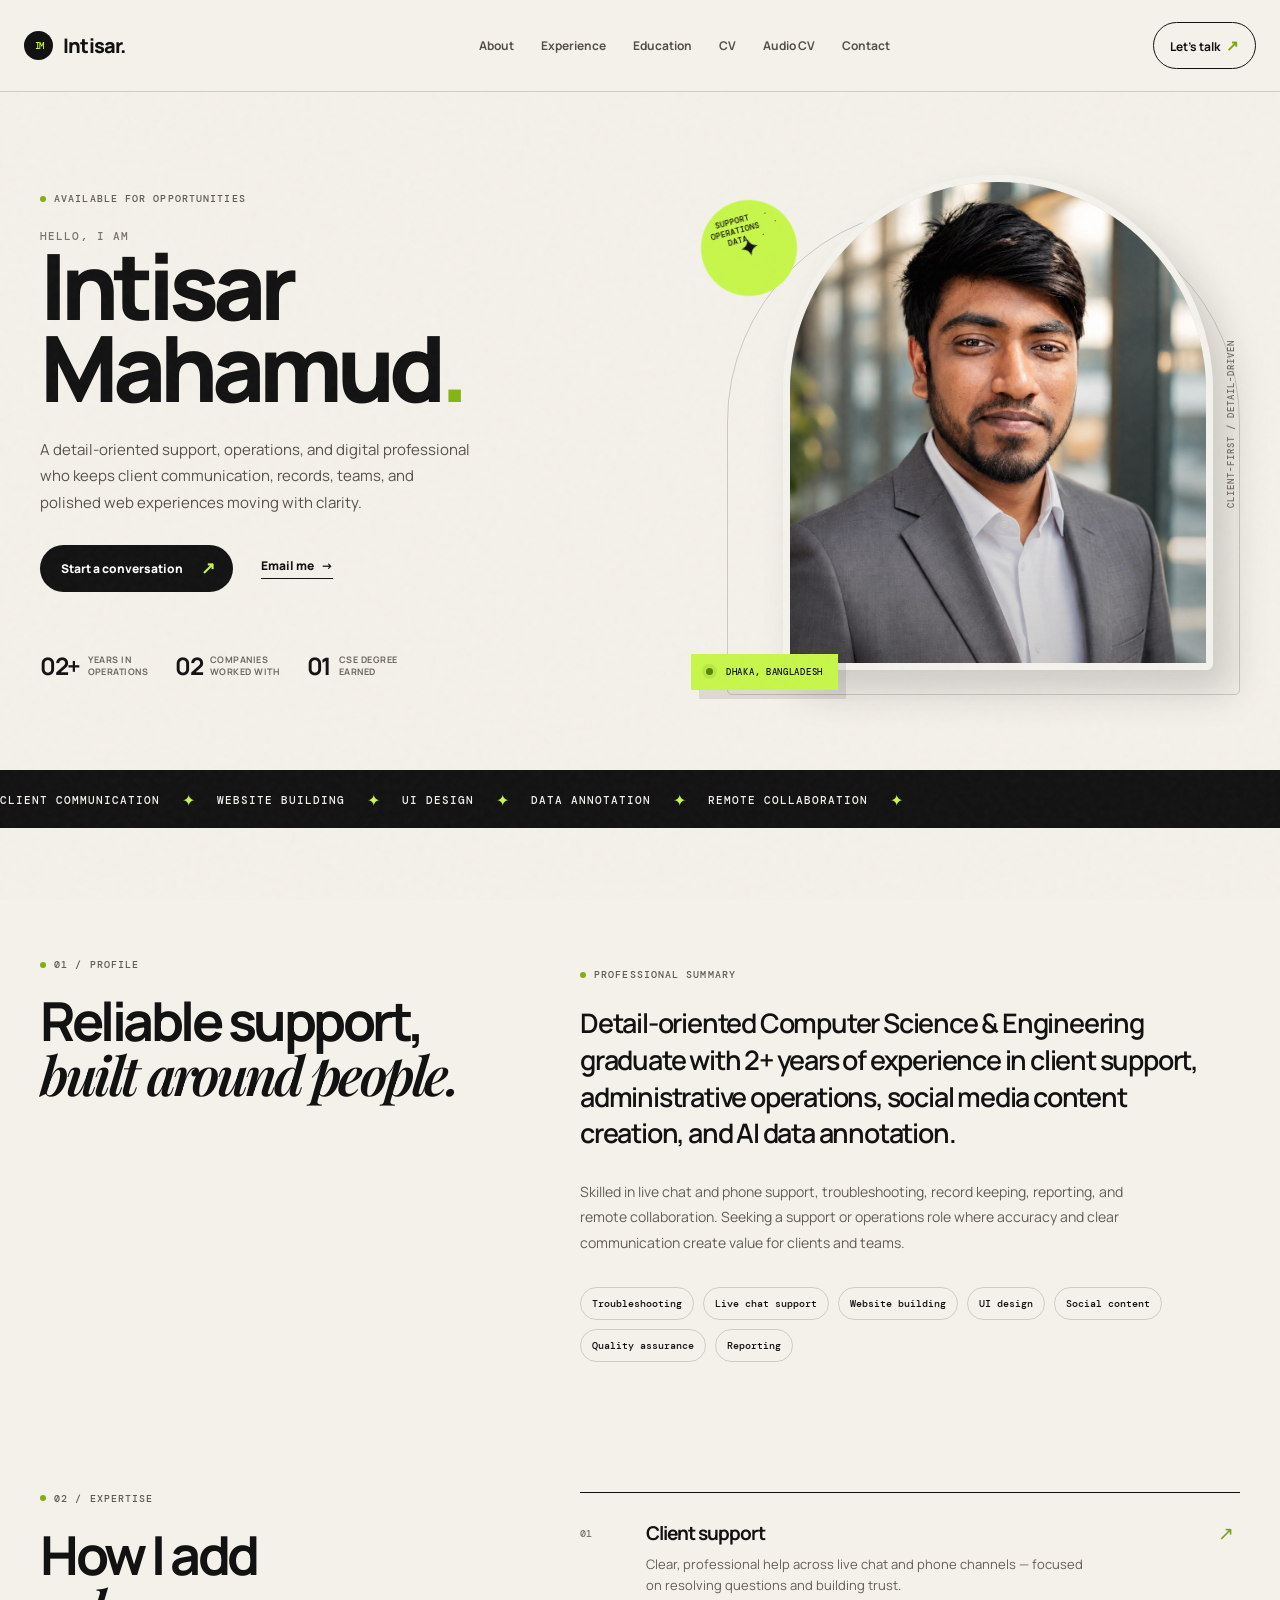
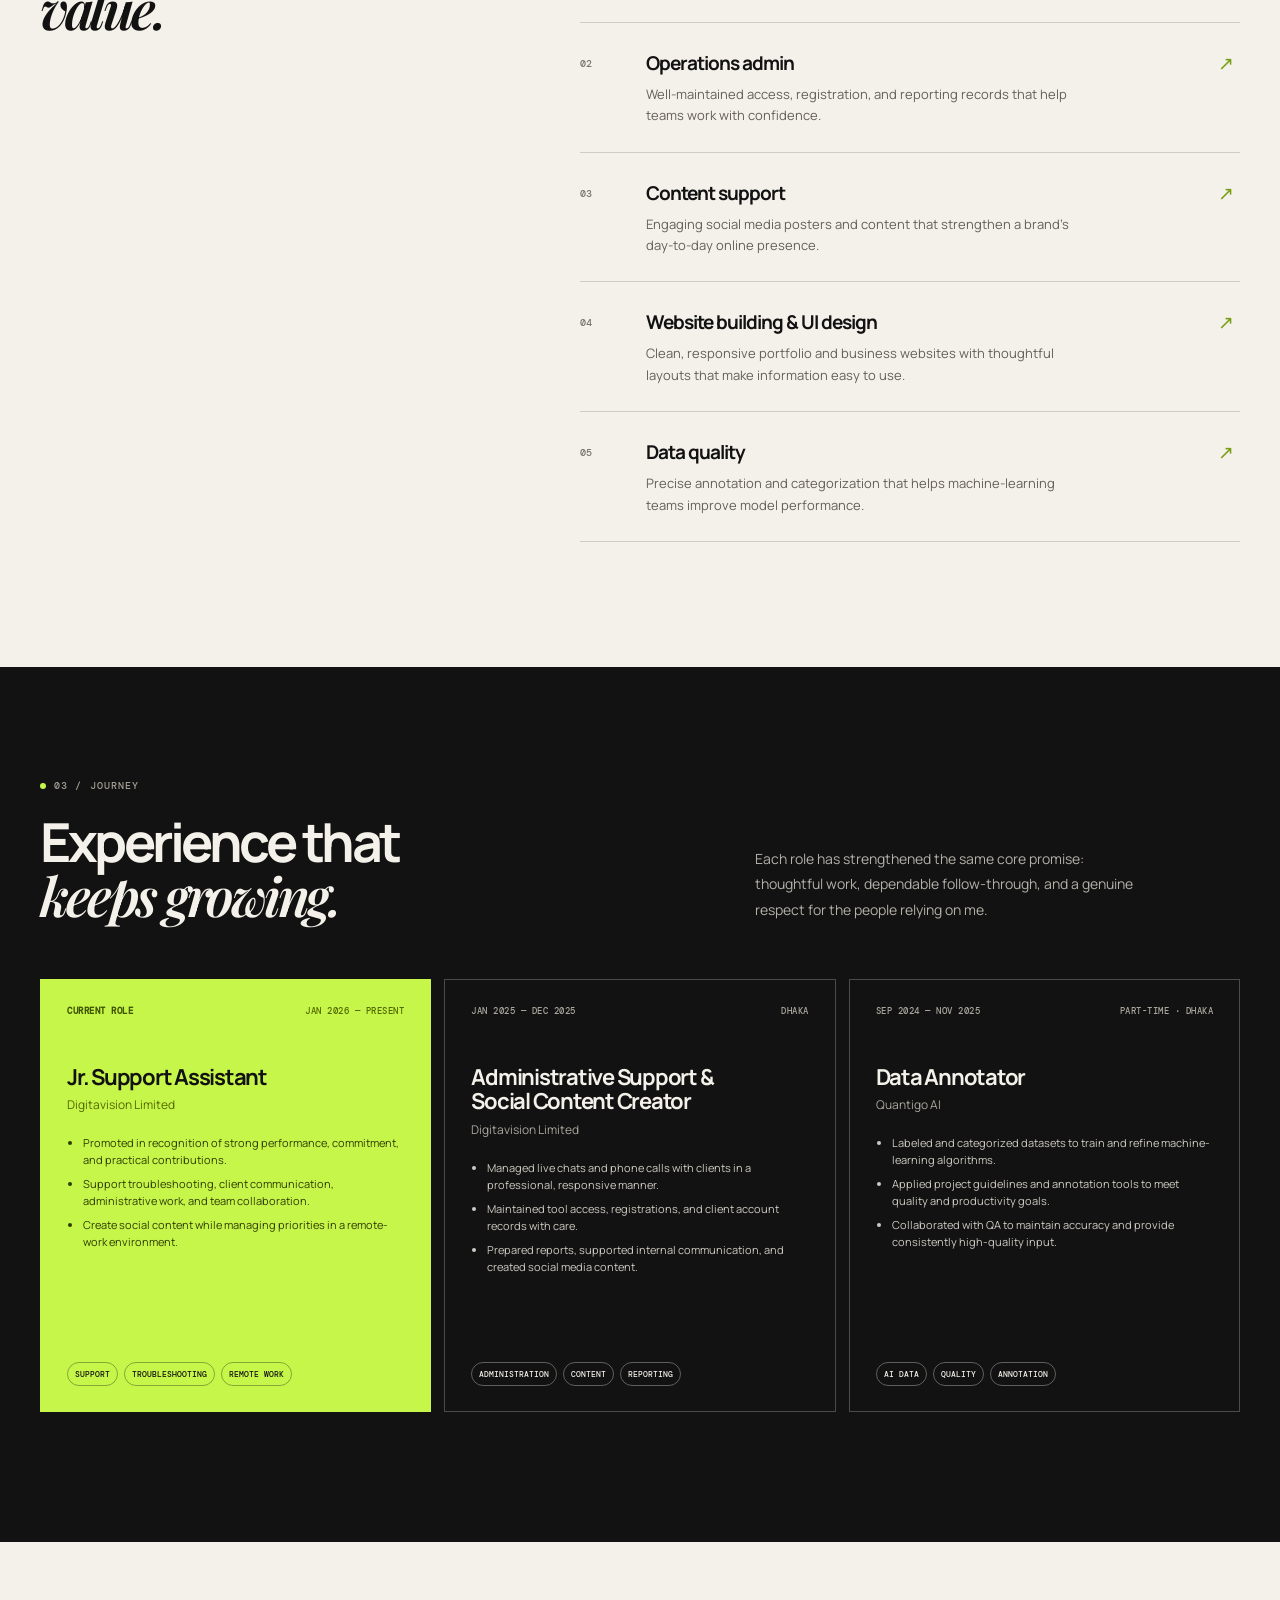
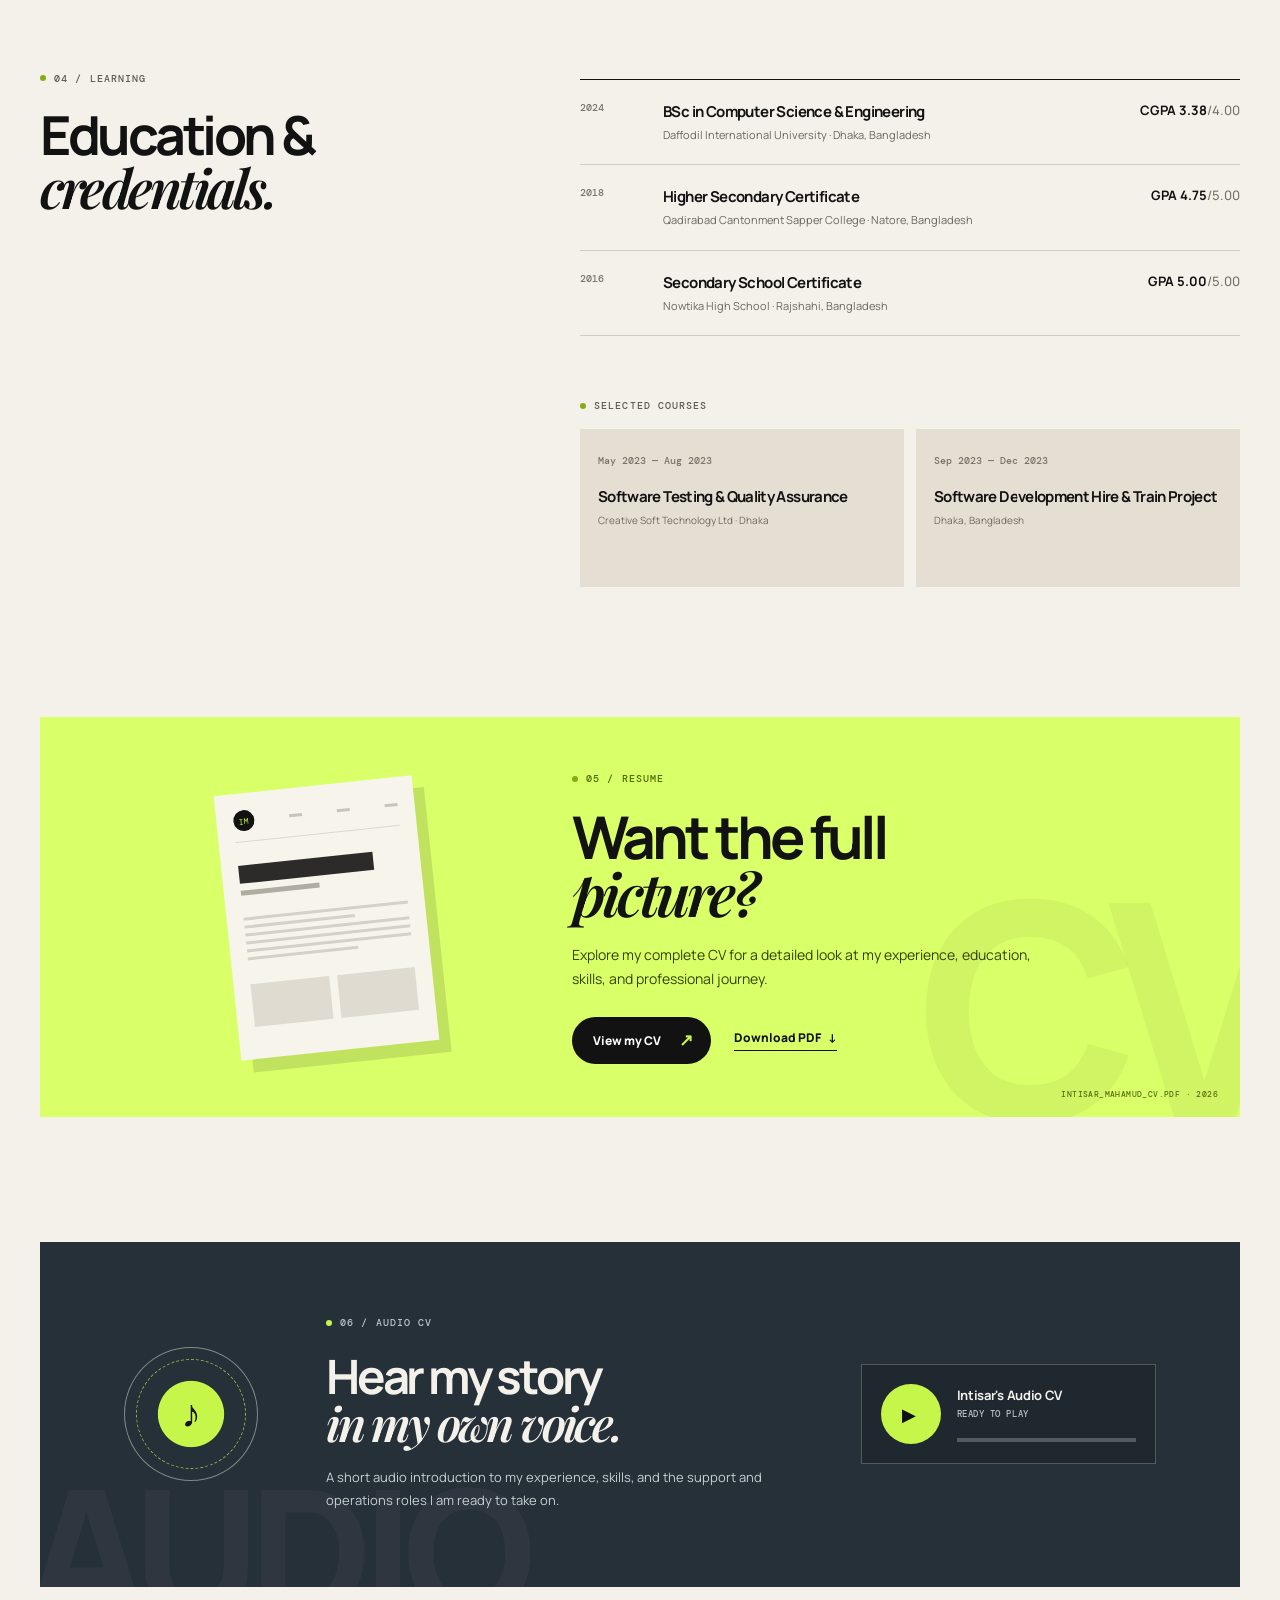
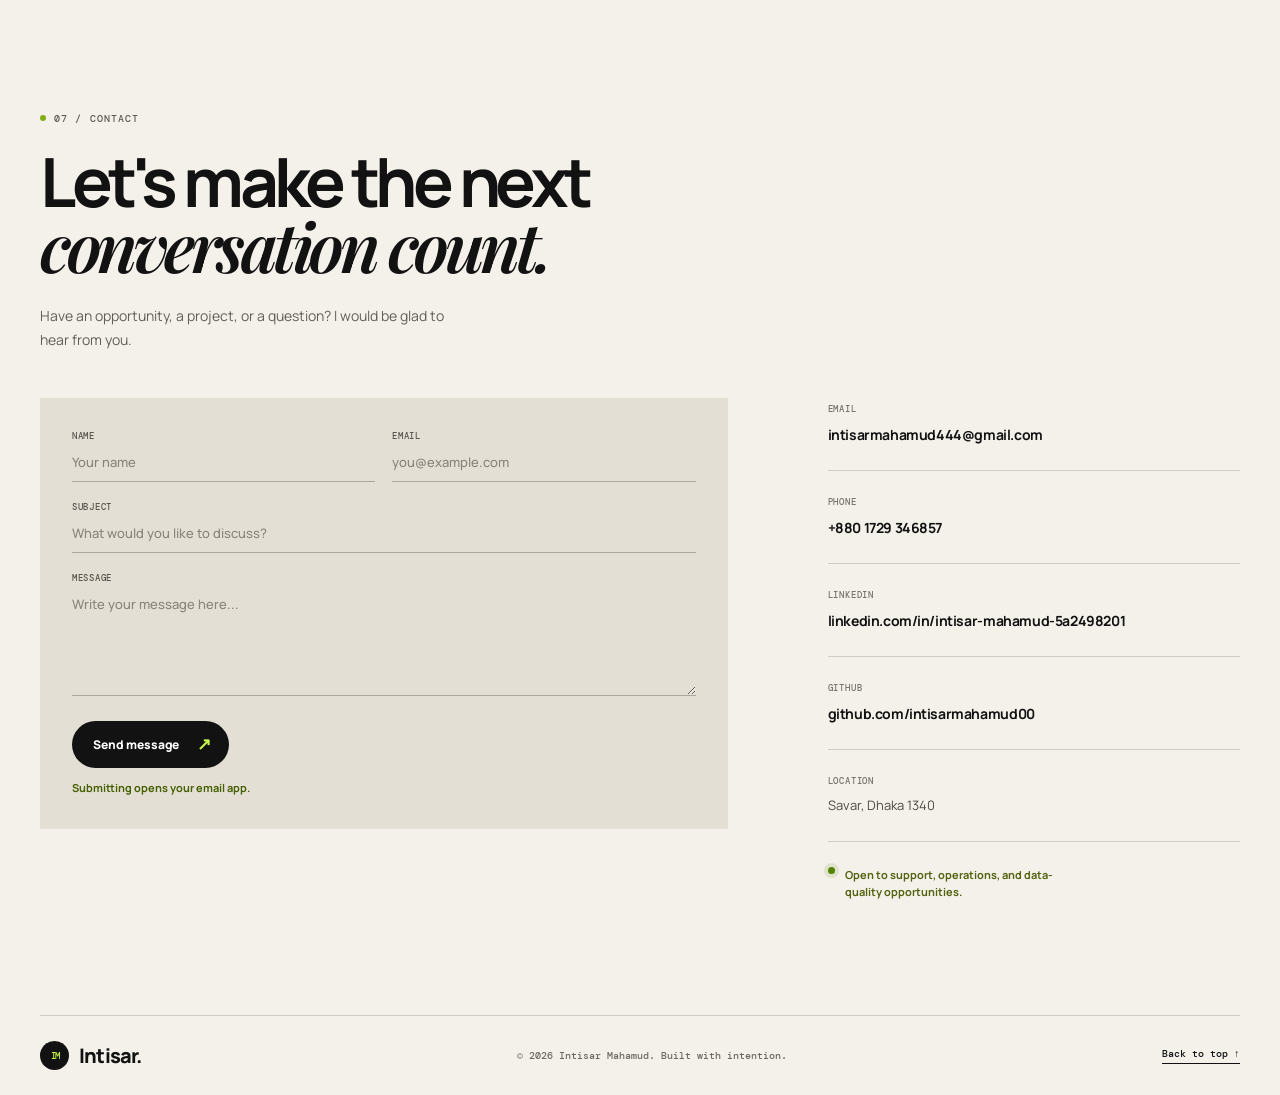
<file: index.html>
<!doctype html>
<html lang="en">
  <head>
    <meta charset="UTF-8" />
    <meta name="viewport" content="width=device-width, initial-scale=1.0" />
    <meta name="description" content="Intisar Mahamud is a support and operations professional in Dhaka, Bangladesh, with experience in client support, administration, content creation, and AI data annotation." />
    <meta name="robots" content="index, follow" />
    <link rel="canonical" href="https://intisarmahamud00.github.io/intisar-portfolio/" />
    <meta property="og:type" content="website" />
    <meta property="og:site_name" content="Intisar Mahamud Portfolio" />
    <meta property="og:title" content="Intisar Mahamud | Support & Operations Professional" />
    <meta property="og:description" content="Portfolio of Intisar Mahamud — client support, operations, administration, content creation, and AI data annotation." />
    <meta property="og:url" content="https://intisarmahamud00.github.io/intisar-portfolio/" />
    <meta property="og:image" content="https://intisarmahamud00.github.io/intisar-portfolio/assets/intis-portrait.png?v=20261103" />
    <meta name="twitter:card" content="summary_large_image" />
    <meta name="twitter:title" content="Intisar Mahamud | Support & Operations Professional" />
    <meta name="twitter:description" content="Portfolio of Intisar Mahamud — client support, operations, administration, content creation, and AI data annotation." />
    <meta name="twitter:image" content="https://intisarmahamud00.github.io/intisar-portfolio/assets/intis-portrait.png?v=20261103" />
    <title>Intisar Mahamud | Support & Operations Professional</title>
    <link rel="preconnect" href="https://fonts.googleapis.com" />
    <link rel="preconnect" href="https://fonts.gstatic.com" crossorigin />
    <link href="https://fonts.googleapis.com/css2?family=DM+Mono:wght@400;500&family=Manrope:wght@400;500;600;700;800&family=Playfair+Display:ital,wght@0,600;0,700;1,600&display=swap" rel="stylesheet" />
    <link rel="stylesheet" href="styles.css" />
    <script type="application/ld+json">
      {
        "@context": "https://schema.org",
        "@type": "Person",
        "name": "Intisar Mahamud",
        "url": "https://intisarmahamud00.github.io/intisar-portfolio/",
        "image": "https://intisarmahamud00.github.io/intisar-portfolio/assets/intis-portrait.png?v=20261103",
        "jobTitle": "Support and Operations Professional",
        "address": { "@type": "PostalAddress", "addressLocality": "Savar", "addressRegion": "Dhaka", "postalCode": "1340", "addressCountry": "BD" },
        "email": "mailto:intisarmahamud444@gmail.com",
        "sameAs": [
          "https://www.linkedin.com/in/intisar-mahamud-5a2498201/",
          "https://github.com/intisarmahamud00"
        ]
      }
    </script>
  </head>
  <body>
    <div class="page-grain"></div>
    <header class="site-header" id="top">
      <a class="brand" href="#top" aria-label="Intisar Mahamud home">
        <span class="brand-mark">IM</span><span>Intisar.</span>
      </a>
      <button class="menu-toggle" type="button" aria-label="Toggle menu" aria-expanded="false">
        <span></span><span></span>
      </button>
      <nav class="main-nav" aria-label="Main navigation">
        <a href="#about">About</a><a href="#experience">Experience</a><a href="#education">Education</a><a href="#cv">CV</a><a href="#audio-cv">Audio CV</a><a href="#contact">Contact</a>
      </nav>
      <a class="header-cta" href="#contact">Let's talk <span>↗</span></a>
    </header>

    <main>
      <section class="hero section-wrap">
        <div class="hero-copy reveal">
          <p class="eyebrow"><span></span> Available for opportunities</p>
          <p class="intro-label">Hello, I am</p>
          <h1>Intisar<br />Mahamud<span class="accent-dot">.</span></h1>
          <p class="hero-description">A detail-oriented support, operations, and digital professional who keeps client communication, records, teams, and polished web experiences moving with clarity.</p>
          <div class="hero-actions">
            <a class="button button-primary" href="#contact">Start a conversation <span>↗</span></a>
            <a class="text-link" href="mailto:intisarmahamud444@gmail.com">Email me <span>→</span></a>
          </div>
          <div class="hero-proof">
            <div><strong>02+</strong><span>years in<br />operations</span></div>
            <div><strong>02</strong><span>companies<br />worked with</span></div>
            <div><strong>01</strong><span>CSE degree<br />earned</span></div>
          </div>
        </div>
        <div class="hero-visual reveal delay-1">
          <div class="portrait-frame">
            <img src="assets/intis-portrait.png?v=20261103" alt="Portrait of Intisar Mahamud in a formal suit" />
            <div class="portrait-wash"></div>
          </div>
          <div class="photo-note"><span class="pulse"></span> Dhaka, Bangladesh</div>
          <div class="round-stamp" aria-hidden="true"><span>SUPPORT · OPERATIONS · DATA · </span><b>✦</b></div>
          <p class="vertical-caption">Client-first / Detail-driven</p>
        </div>
      </section>

      <section class="marquee" data-nav-theme="dark" aria-label="Key skills">
        <div class="marquee-track"><span>Client communication</span><i>✦</i><span>Website building</span><i>✦</i><span>UI design</span><i>✦</i><span>Data annotation</span><i>✦</i><span>Remote collaboration</span><i>✦</i></div>
      </section>

      <section class="about section-wrap section-grid" id="about">
        <div class="section-heading reveal"><p class="eyebrow"><span></span> 01 / Profile</p><h2>Reliable support,<br /><em>built around people.</em></h2></div>
        <div class="about-content reveal delay-1">
          <p class="eyebrow"><span></span> Professional summary</p>
          <p class="large-copy">Detail-oriented Computer Science & Engineering graduate with 2+ years of experience in client support, administrative operations, social media content creation, and AI data annotation.</p>
          <p class="body-copy">Skilled in live chat and phone support, troubleshooting, record keeping, reporting, and remote collaboration. Seeking a support or operations role where accuracy and clear communication create value for clients and teams.</p>
          <div class="skill-pills">
            <span>Troubleshooting</span><span>Live chat support</span><span>Website building</span><span>UI design</span><span>Social content</span><span>Quality assurance</span><span>Reporting</span>
          </div>
        </div>
      </section>

      <section class="expertise section-wrap">
        <div class="section-heading reveal"><p class="eyebrow"><span></span> 02 / Expertise</p><h2>How I add<br /><em>value.</em></h2></div>
        <div class="expertise-list">
          <article class="expertise-item reveal"><span class="item-number">01</span><div><h3>Client support</h3><p>Clear, professional help across live chat and phone channels — focused on resolving questions and building trust.</p></div><span class="arrow">↗</span></article>
          <article class="expertise-item reveal"><span class="item-number">02</span><div><h3>Operations admin</h3><p>Well-maintained access, registration, and reporting records that help teams work with confidence.</p></div><span class="arrow">↗</span></article>
          <article class="expertise-item reveal"><span class="item-number">03</span><div><h3>Content support</h3><p>Engaging social media posters and content that strengthen a brand's day-to-day online presence.</p></div><span class="arrow">↗</span></article>
          <article class="expertise-item reveal"><span class="item-number">04</span><div><h3>Website building & UI design</h3><p>Clean, responsive portfolio and business websites with thoughtful layouts that make information easy to use.</p></div><span class="arrow">↗</span></article>
          <article class="expertise-item reveal"><span class="item-number">05</span><div><h3>Data quality</h3><p>Precise annotation and categorization that helps machine-learning teams improve model performance.</p></div><span class="arrow">↗</span></article>
        </div>
      </section>

      <section class="experience section-wrap" id="experience" data-nav-theme="dark">
        <div class="experience-header reveal"><div class="section-heading"><p class="eyebrow"><span></span> 03 / Journey</p><h2>Experience that<br /><em>keeps growing.</em></h2></div><p>Each role has strengthened the same core promise: thoughtful work, dependable follow-through, and a genuine respect for the people relying on me.</p></div>
        <div class="timeline">
          <article class="timeline-card current reveal"><div class="timeline-top"><span class="status">Current role</span><span>Jan 2026 — Present</span></div><h3>Jr. Support Assistant</h3><p class="company">Digitavision Limited</p><ul><li>Promoted in recognition of strong performance, commitment, and practical contributions.</li><li>Support troubleshooting, client communication, administrative work, and team collaboration.</li><li>Create social content while managing priorities in a remote-work environment.</li></ul><div class="card-tags"><span>Support</span><span>Troubleshooting</span><span>Remote work</span></div></article>
          <article class="timeline-card reveal"><div class="timeline-top"><span>Jan 2025 — Dec 2025</span><span>Dhaka</span></div><h3>Administrative Support &<br />Social Content Creator</h3><p class="company">Digitavision Limited</p><ul><li>Managed live chats and phone calls with clients in a professional, responsive manner.</li><li>Maintained tool access, registrations, and client account records with care.</li><li>Prepared reports, supported internal communication, and created social media content.</li></ul><div class="card-tags"><span>Administration</span><span>Content</span><span>Reporting</span></div></article>
          <article class="timeline-card reveal"><div class="timeline-top"><span>Sep 2024 — Nov 2025</span><span>Part-time · Dhaka</span></div><h3>Data Annotator</h3><p class="company">Quantigo AI</p><ul><li>Labeled and categorized datasets to train and refine machine-learning algorithms.</li><li>Applied project guidelines and annotation tools to meet quality and productivity goals.</li><li>Collaborated with QA to maintain accuracy and provide consistently high-quality input.</li></ul><div class="card-tags"><span>AI data</span><span>Quality</span><span>Annotation</span></div></article>
        </div>
      </section>

      <section class="education section-wrap section-grid" id="education">
        <div class="section-heading reveal"><p class="eyebrow"><span></span> 04 / Learning</p><h2>Education &<br /><em>credentials.</em></h2></div>
        <div class="education-content reveal delay-1">
          <div class="education-list">
            <article><span>2024</span><div><h3>BSc in Computer Science & Engineering</h3><p>Daffodil International University · Dhaka, Bangladesh</p></div><strong>CGPA 3.38<span>/4.00</span></strong></article>
            <article><span>2018</span><div><h3>Higher Secondary Certificate</h3><p>Qadirabad Cantonment Sapper College · Natore, Bangladesh</p></div><strong>GPA 4.75<span>/5.00</span></strong></article>
            <article><span>2016</span><div><h3>Secondary School Certificate</h3><p>Nowtika High School · Rajshahi, Bangladesh</p></div><strong>GPA 5.00<span>/5.00</span></strong></article>
          </div>
          <div class="certifications"><p class="eyebrow"><span></span> Selected courses</p><div class="cert-grid"><article><span>May 2023 — Aug 2023</span><h3>Software Testing & Quality Assurance</h3><p>Creative Soft Technology Ltd · Dhaka</p></article><article><span>Sep 2023 — Dec 2023</span><h3>Software Development Hire & Train Project</h3><p>Dhaka, Bangladesh</p></article></div></div>
        </div>
      </section>

      <section class="cv-section section-wrap" id="cv" data-nav-theme="lime">
        <div class="cv-card reveal">
          <div class="cv-paper" aria-hidden="true"><div class="paper-top"><span>IM</span><i></i><i></i><i></i></div><div class="paper-title"></div><div class="paper-subtitle"></div><div class="paper-lines"><i></i><i></i><i></i><i></i><i></i><i></i></div><div class="paper-columns"><span></span><span></span></div></div>
          <div class="cv-copy"><p class="eyebrow"><span></span> 05 / Resume</p><h2>Want the full<br /><em>picture?</em></h2><p>Explore my complete CV for a detailed look at my experience, education, skills, and professional journey.</p><div class="cv-actions"><a class="button button-light" href="assets/Intisar-Mahamud-CV.pdf?v=20261108" target="_blank" rel="noopener">View my CV <span>↗</span></a><a class="download-link" href="assets/Intisar-Mahamud-CV.pdf?v=20261108" download>Download PDF <span>↓</span></a></div></div>
          <span class="cv-file-label">INTISAR_MAHAMUD_CV.PDF · 2026</span>
        </div>
      </section>

      <section class="audio-cv-section section-wrap" id="audio-cv" data-nav-theme="dark">
        <div class="audio-cv-card reveal">
          <div class="audio-cv-icon" aria-hidden="true"><span>♪</span></div>
          <div class="audio-cv-copy">
            <p class="eyebrow"><span></span> 06 / Audio CV</p>
            <h2>Hear my story<br /><em>in my own voice.</em></h2>
            <p>A short audio introduction to my experience, skills, and the support and operations roles I am ready to take on.</p>
          </div>
          <div class="audio-player-wrap">
            <button class="audio-play-button" id="audio-play-button" type="button" aria-label="Play audio CV" aria-pressed="false"><span class="play-icon" aria-hidden="true">▶</span><span class="pause-icon" aria-hidden="true">Ⅱ</span></button>
            <div class="audio-player-info"><strong>Intisar's Audio CV</strong><span id="audio-status">Ready to play</span></div>
            <div class="audio-progress" aria-hidden="true"><span id="audio-progress-bar"></span></div>
            <audio id="audio-cv-player" preload="metadata"><source src="assets/Intisar.mp3" type="audio/mpeg" />Your browser does not support audio playback.</audio>
          </div>
        </div>
      </section>

      <section class="contact section-wrap" id="contact">
        <div class="contact-intro reveal"><p class="eyebrow"><span></span> 07 / Contact</p><h2>Let's make the next<br /><em>conversation count.</em></h2><p>Have an opportunity, a project, or a question? I would be glad to hear from you.</p></div>
        <div class="contact-layout">
          <form class="contact-form reveal delay-1" id="contact-form">
            <div class="form-row"><label>Name<input required name="name" type="text" placeholder="Your name" /></label><label>Email<input required name="email" type="email" placeholder="you@example.com" /></label></div>
            <label>Subject<input name="subject" type="text" placeholder="What would you like to discuss?" /></label>
            <label>Message<textarea required name="message" rows="5" placeholder="Write your message here..."></textarea></label>
            <button class="button button-primary" type="submit">Send message <span>↗</span></button><p class="form-status" aria-live="polite">Submitting opens your email app.</p>
          </form>
          <aside class="contact-details reveal delay-2"><div><p>Email</p><a href="mailto:intisarmahamud444@gmail.com">intisarmahamud444@gmail.com</a></div><div><p>Phone</p><a href="tel:+8801729346857">+880 1729 346857</a></div><div><p>LinkedIn</p><a href="https://www.linkedin.com/in/intisar-mahamud-5a2498201/" target="_blank" rel="noopener">linkedin.com/in/intisar-mahamud-5a2498201</a></div><div><p>GitHub</p><a href="https://github.com/intisarmahamud00" target="_blank" rel="noopener">github.com/intisarmahamud00</a></div><div><p>Location</p><address>Savar, Dhaka 1340</address></div><div class="availability"><span class="pulse"></span><p>Open to support, operations, and data-quality opportunities.</p></div></aside>
        </div>
      </section>
    </main>

    <footer class="site-footer section-wrap"><a class="brand" href="#top"><span class="brand-mark">IM</span><span>Intisar.</span></a><p>© <span id="year"></span> Intisar Mahamud. Built with intention.</p><a href="#top" class="back-top">Back to top ↑</a></footer>
    <script src="script.js"></script>
  </body>
</html>
</file>
<file: styles.css>
:root {
  --ink: #121212;
  --paper: #f4f1ea;
  --sand: #e6e0d5;
  --lime: #c7f64a;
  --muted: #77736c;
  --line: rgba(18, 18, 18, .16);
  --serif: "Playfair Display", Georgia, serif;
  --sans: "Manrope", Arial, sans-serif;
  --mono: "DM Mono", monospace;
}

* { box-sizing: border-box; }
html { scroll-behavior: smooth; scroll-padding-top: 5.5rem; }
body { margin: 0; background: var(--paper); color: var(--ink); font-family: var(--sans); overflow-x: hidden; }
a { color: inherit; text-decoration: none; }
button, input, textarea { font: inherit; }
.page-grain { position: fixed; inset: 0; z-index: 10; pointer-events: none; opacity: .17; background-image: url("data:image/svg+xml,%3Csvg viewBox='0 0 150 150' xmlns='http://www.w3.org/2000/svg'%3E%3Cfilter id='n'%3E%3CfeTurbulence type='fractalNoise' baseFrequency='.9' numOctaves='3' stitchTiles='stitch'/%3E%3C/filter%3E%3Crect width='100%25' height='100%25' filter='url(%23n)' opacity='.2'/%3E%3C/svg%3E"); }
.section-wrap { width: min(1230px, calc(100% - 80px)); margin-inline: auto; }

.site-header { width: 100%; height: 92px; margin: auto; padding-inline: max(24px, calc((100vw - 1650px) / 2)); display: flex; align-items: center; justify-content: space-between; position: sticky; top: 0; z-index: 20; border-bottom: 1px solid var(--line); background: rgba(244, 241, 234, .94); backdrop-filter: blur(14px); transition: background .35s ease, color .35s ease, border-color .35s ease; }
.site-header.theme-dark { --line: rgba(244,241,234,.22); background: rgba(18, 18, 18, .94); color: var(--paper); }.site-header.theme-dark .main-nav a { color: #cbc7be; }.site-header.theme-dark .main-nav a:hover { color: var(--lime); }.site-header.theme-dark .brand-mark { background: var(--lime); color: var(--ink); }.site-header.theme-dark .header-cta { border-color: rgba(244,241,234,.8); }.site-header.theme-dark .header-cta:hover { background: var(--paper); color: var(--ink); }.site-header.theme-dark .header-cta span { color: var(--lime); }
.site-header.theme-lime { --line: rgba(18,18,18,.22); background: rgba(217, 255, 105, .94); }.site-header.theme-lime .main-nav a { color: #435306; }.site-header.theme-lime .main-nav a:hover { color: var(--ink); }
.brand { display: flex; align-items: center; gap: 10px; font-size: 20px; font-weight: 800; letter-spacing: -.8px; }
.brand-mark { width: 29px; height: 29px; display: grid; place-items: center; background: var(--ink); color: var(--lime); border-radius: 50%; font: 500 9px var(--mono); letter-spacing: -1px; }
.main-nav { display: flex; align-items: center; gap: 27px; margin-left: 90px; }
.main-nav a { color: #55514a; font-size: 12px; font-weight: 700; transition: color .2s; }
.main-nav a:hover { color: var(--ink); }
.header-cta { font: 700 12px var(--sans); padding: 12px 16px; border: 1px solid var(--ink); border-radius: 999px; transition: .2s; }
.header-cta span { color: #7ca900; font-size: 15px; margin-left: 4px; }
.header-cta:hover { background: var(--ink); color: white; }
.menu-toggle { display: none; }

.hero { min-height: 660px; padding: 83px 0 75px; display: grid; grid-template-columns: 1.05fr .95fr; align-items: center; gap: 45px; }
.eyebrow { margin: 0 0 24px; font: 500 10px var(--mono); text-transform: uppercase; letter-spacing: 1.1px; color: #5e5a53; display: flex; align-items: center; gap: 8px; }
.eyebrow span { width: 6px; height: 6px; border-radius: 50%; display: inline-block; background: #84ad15; }
.intro-label { margin: 0 0 1px; font: 500 11px var(--mono); text-transform: uppercase; letter-spacing: 1.1px; color: var(--muted); }
h1, h2, h3, p { margin-top: 0; }
h1 { font-size: clamp(58px, 7.15vw, 104px); letter-spacing: -6px; line-height: .89; margin: 0; font-weight: 800; }
h1 em, h2 em { font-family: var(--serif); font-weight: 600; }
.accent-dot { color: #87b413; }
.hero-description { max-width: 430px; margin: 30px 0 29px; color: #555149; font-size: 15px; line-height: 1.75; }
.hero-actions { display: flex; align-items: center; gap: 28px; }
.button { display: inline-flex; align-items: center; gap: 18px; border: none; border-radius: 999px; padding: 15px 18px 15px 21px; font-size: 12px; font-weight: 800; cursor: pointer; transition: transform .2s, box-shadow .2s; }
.button span { font-size: 17px; line-height: 10px; }
.button:hover { transform: translateY(-3px); box-shadow: 0 7px 16px rgba(0,0,0,.15); }
.button-primary { background: var(--ink); color: white; }
.button-primary span { color: var(--lime); }
.text-link, .download-link { font-size: 12px; font-weight: 800; border-bottom: 1px solid var(--ink); padding-bottom: 4px; }
.text-link span, .download-link span { margin-left: 5px; transition: transform .2s; display: inline-block; }
.text-link:hover span, .download-link:hover span { transform: translateX(4px); }
.hero-proof { display: flex; gap: 27px; margin-top: 62px; }
.hero-proof > div { display: flex; gap: 8px; align-items: flex-end; }
.hero-proof strong { font-size: 24px; letter-spacing: -1.5px; line-height: 1; }
.hero-proof span { color: #6c6862; font-size: 9px; font-weight: 700; line-height: 1.3; text-transform: uppercase; letter-spacing: .45px; }
.hero-visual { height: 520px; position: relative; padding: 0 27px 25px 0; isolation: isolate; }
.hero-visual::before { content: ""; position: absolute; z-index: -1; inset: 32px 0 0 36px; border: 1px solid rgba(26,26,20,.18); border-radius: 215px 215px 5px 5px; }
.portrait-frame { width: min(100%, 430px); height: 100%; margin-left: auto; position: relative; overflow: hidden; border: 7px solid #f4f2ec; border-radius: 216px 216px 6px 6px; background: #ced0ca; box-shadow: 18px 21px 38px rgba(26,26,20,.18); }
.portrait-frame img { width: 100%; height: 100%; object-fit: cover; object-position: 50% 26%; filter: saturate(.94) contrast(1.04); transform: scale(1.03); transition: transform .7s ease, filter .7s ease; }
.portrait-frame:hover img { transform: scale(1.08); filter: saturate(1.03) contrast(1.06); }
.portrait-wash { position: absolute; inset: 0; background: linear-gradient(180deg, rgba(245,242,236,.04) 35%, rgba(26,26,20,.22) 100%); mix-blend-mode: multiply; pointer-events: none; }
.photo-note { position: absolute; left: 0; bottom: 5px; padding: 12px 15px; background: var(--lime); font: 500 9px var(--mono); text-transform: uppercase; letter-spacing: .7px; box-shadow: 8px 9px 0 rgba(26,26,20,.10); }
.pulse { width: 7px; height: 7px; display: inline-block; background: #548300; border-radius: 50%; margin-right: 7px; box-shadow: 0 0 0 4px rgba(84,131,0,.13); }
.round-stamp { position: absolute; top: 25px; left: 10px; width: 96px; height: 96px; border-radius: 50%; background: var(--lime); display: grid; place-items: center; font: 500 8px var(--mono); text-align: center; transform: rotate(-15deg); }
.round-stamp span { position: absolute; width: 80px; height: 80px; animation: rotate 18s linear infinite; border-radius: 50%; padding-top: 5px; word-spacing: 9px; }
.round-stamp b { font-size: 22px; }
@keyframes rotate { to { transform: rotate(360deg); } }
.vertical-caption { position: absolute; right: -6px; top: 165px; writing-mode: vertical-rl; transform: rotate(180deg); font: 500 9px var(--mono); color: #706b63; letter-spacing: 1px; text-transform: uppercase; }

.marquee { background: var(--ink); padding: 17px 0; overflow: hidden; color: var(--paper); white-space: nowrap; }
.marquee-track { display: inline-flex; align-items: center; gap: 22px; animation: scroll 34s linear infinite; min-width: max-content; }
.marquee span { text-transform: uppercase; letter-spacing: 1px; font: 500 11px var(--mono); }
.marquee i { color: var(--lime); font-style: normal; }
@keyframes scroll { to { transform: translateX(-30%); } }

.section-grid { display: grid; grid-template-columns: .8fr 1.2fr; gap: 100px; padding: 130px 0; }
.section-heading h2 { margin: 0; font-size: clamp(39px, 4.2vw, 61px); letter-spacing: -3.5px; line-height: .98; }
.about-content { padding-top: 10px; }
.large-copy { max-width: 650px; font-size: clamp(21px, 2.1vw, 29px); letter-spacing: -1.2px; line-height: 1.37; font-weight: 600; }
.body-copy { max-width: 590px; color: #625e56; font-size: 14px; line-height: 1.8; margin: 27px 0 32px; }
.skill-pills { display: flex; flex-wrap: wrap; gap: 9px; }
.skill-pills span { font: 500 10px var(--mono); padding: 9px 11px; border: 1px solid var(--line); border-radius: 999px; }

.expertise { padding: 0 0 125px; display: grid; grid-template-columns: .8fr 1.2fr; gap: 100px; }
.expertise-list { border-top: 1px solid var(--ink); }
.expertise-item { display: grid; grid-template-columns: 48px 1fr 22px; gap: 18px; padding: 27px 0 25px; border-bottom: 1px solid var(--line); align-items: start; transition: padding .2s, background .2s; }
.expertise-item:hover { padding-left: 12px; padding-right: 12px; background: rgba(199,246,74,.21); }
.item-number { font: 500 10px var(--mono); color: #77736d; padding-top: 7px; }
.expertise-item h3 { font-size: 19px; letter-spacing: -1px; margin: 0 0 8px; }
.expertise-item p { max-width: 440px; margin: 0; color: #655f56; font-size: 13px; line-height: 1.65; }
.arrow { font-size: 19px; color: #789e13; transition: transform .2s; }.expertise-item:hover .arrow { transform: translate(3px,-3px); }

.experience { padding: 112px 0 130px; background: var(--ink); color: var(--paper); width: 100%; max-width: none; }
.experience-header, .timeline { width: min(1230px, calc(100% - 80px)); margin-inline: auto; }
.experience-header { display: grid; grid-template-columns: .95fr .75fr; justify-content: space-between; gap: 100px; margin-bottom: 55px; }
.experience .eyebrow { color: #a29e94; }.experience .eyebrow span { background: var(--lime); }.experience-header p:last-child { margin: 67px 0 0; color: #b4b0a8; font-size: 14px; line-height: 1.8; max-width: 390px; }
.timeline { display: grid; grid-template-columns: repeat(3, 1fr); gap: 13px; }
.timeline-card { min-height: 433px; padding: 25px 26px; border: 1px solid rgba(244,241,234,.25); display: flex; flex-direction: column; transition: background .25s, color .25s; }
.timeline-card:hover, .timeline-card.current { background: var(--lime); color: var(--ink); border-color: var(--lime); }.timeline-card.current:hover { background: #d2ff58; }
.timeline-card:not(.current):hover { background: #31363a; color: #fff; border-color: rgba(244,241,234,.52); }.timeline-card:not(.current):hover .timeline-top, .timeline-card:not(.current):hover .company, .timeline-card:not(.current):hover ul { color: #fff; }.timeline-card:not(.current):hover .card-tags span { color: #fff; border-color: rgba(255,255,255,.55); }
.timeline-top { min-height: 30px; display: flex; justify-content: space-between; gap: 10px; font: 500 9px var(--mono); text-transform: uppercase; letter-spacing: .5px; color: #aaa69d; }.timeline-card.current .timeline-top { color: #526900; }
.status { color: var(--lime); }.timeline-card.current .status { color: #405500; font-weight: 700; }
.timeline-card h3 { margin: 30px 0 7px; font-size: 22px; letter-spacing: -1.25px; line-height: 1.12; }.company { color: #aaa69d; font-size: 12px; margin: 0 0 21px; }.timeline-card.current .company { color: #526900; }
.timeline-card ul { padding: 0 0 0 16px; margin: 0; color: #cfcbc3; font-size: 11px; line-height: 1.55; }.timeline-card li + li { margin-top: 7px; }.timeline-card.current ul { color: #2f3c04; }
.card-tags { margin-top: auto; display: flex; flex-wrap: wrap; gap: 6px; padding-top: 22px; }.card-tags span { padding: 6px 7px; border: 1px solid rgba(244,241,234,.34); border-radius: 999px; font: 500 8px var(--mono); text-transform: uppercase; }.timeline-card.current .card-tags span { border-color: rgba(17,20,6,.35); }

.education-content { padding-top: 7px; }.education-list { border-top: 1px solid var(--ink); }.education-list article { display: grid; grid-template-columns: 67px 1fr auto; gap: 16px; align-items: start; padding: 21px 0; border-bottom: 1px solid var(--line); }.education-list > article > span, .cert-grid article > span { color: #78746c; font: 500 10px var(--mono); }.education-list h3 { margin: 0 0 5px; font-size: 15px; letter-spacing: -.6px; }.education-list p { margin: 0; color: #6b665e; font-size: 11px; line-height: 1.5; }.education-list strong { font-size: 13px; white-space: nowrap; }.education-list strong span { color: #77736c; font-weight: 500; }
.certifications { margin-top: 63px; }.certifications .eyebrow { margin-bottom: 17px; }.cert-grid { display: grid; grid-template-columns: 1fr 1fr; gap: 12px; }.cert-grid article { min-height: 158px; padding: 18px; background: #e4ded3; }.cert-grid h3 { margin: 19px 0 7px; font-size: 15px; letter-spacing: -.65px; line-height: 1.22; }.cert-grid p { margin: 0; color: #706a60; font-size: 10px; line-height: 1.5; }

.cv-section { padding: 0 0 125px; }.cv-card { background: #d9ff69; min-height: 370px; position: relative; overflow: hidden; display: grid; grid-template-columns: .8fr 1.2fr; align-items: center; gap: 55px; padding: 55px 8% 53px; }.cv-card::after { content: "CV"; position: absolute; right: -35px; bottom: -92px; font-size: 300px; font-weight: 800; letter-spacing: -28px; color: rgba(17,17,17,.045); pointer-events: none; }.cv-paper { width: 199px; height: 266px; margin: auto; position: relative; z-index: 1; background: #f7f4ec; padding: 17px; transform: rotate(-6deg); box-shadow: 11px 13px 0 rgba(17,17,17,.12); }.paper-top { display: flex; align-items: center; gap: 4px; border-bottom: 1px solid #ddd8cd; padding-bottom: 10px; }.paper-top span { width: 21px; height: 21px; display: grid; place-items: center; background: var(--ink); color: var(--lime); border-radius: 50%; font: 8px var(--mono); }.paper-top i { height: 3px; width: 13px; background: #c9c4b9; margin-left: auto; }.paper-title { height: 18px; width: 82%; background: #2c2b29; margin: 23px 0 7px; }.paper-subtitle { height: 5px; width: 48%; background: #b1aca2; margin-bottom: 22px; }.paper-lines { display: grid; gap: 5px; }.paper-lines i { height: 3px; background: #d6d1c6; display: block; }.paper-lines i:nth-child(2), .paper-lines i:nth-child(6) { width: 67%; }.paper-columns { display: flex; gap: 8px; margin-top: 24px; }.paper-columns span { height: 43px; flex: 1; background: #dfdbd1; }.cv-copy { position: relative; z-index: 1; max-width: 520px; }.cv-copy .eyebrow { color: #526900; }.cv-copy h2 { margin: 0; font-size: clamp(42px,4.6vw,66px); letter-spacing: -4px; line-height: .95; }.cv-copy p:not(.eyebrow) { max-width: 460px; margin: 20px 0 26px; color: #354102; font-size: 14px; line-height: 1.7; }.cv-actions { display: flex; align-items: center; gap: 23px; }.button-light { background: var(--ink); color: white; }.button-light span { color: var(--lime); }.cv-file-label { position: absolute; bottom: 18px; right: 22px; z-index: 1; font: 500 8px var(--mono); letter-spacing: .4px; color: #596d13; }

.audio-cv-section { padding: 0 0 125px; }.audio-cv-card { min-height: 345px; position: relative; overflow: hidden; display: grid; grid-template-columns: 160px minmax(0, 1.25fr) minmax(270px, .75fr); align-items: center; gap: 42px; padding: 55px 7%; color: var(--paper); background: #253039; }.audio-cv-card::before { content: "AUDIO"; position: absolute; left: -13px; bottom: -82px; color: rgba(244,241,234,.045); font-size: 175px; font-weight: 800; letter-spacing: -11px; pointer-events: none; }.audio-cv-icon { position: relative; z-index: 1; display: grid; place-items: center; width: 134px; height: 134px; border: 1px solid rgba(244,241,234,.45); border-radius: 50%; background: radial-gradient(circle, #c7f64a 0 35%, transparent 36%); }.audio-cv-icon::after { content: ""; position: absolute; inset: 11px; border: 1px dashed rgba(199,246,74,.65); border-radius: 50%; animation: rotate 20s linear infinite reverse; }.audio-cv-icon span { color: var(--ink); font-size: 39px; transform: translateY(-2px); }.audio-cv-copy { position: relative; z-index: 1; }.audio-cv-copy .eyebrow { color: #b8c4c8; }.audio-cv-copy .eyebrow span { background: var(--lime); }.audio-cv-copy h2 { margin: 0; font-size: clamp(34px, 3.7vw, 52px); line-height: .98; letter-spacing: -3.2px; }.audio-cv-copy p:not(.eyebrow) { max-width: 470px; margin: 19px 0 0; color: #c6d0d1; font-size: 13px; line-height: 1.75; }.audio-player-wrap { position: relative; z-index: 1; display: grid; grid-template-columns: 60px 1fr; column-gap: 16px; row-gap: 15px; align-items: center; padding: 19px; border: 1px solid rgba(244,241,234,.25); background: rgba(0,0,0,.16); backdrop-filter: blur(8px); }.audio-play-button { width: 60px; height: 60px; grid-row: span 2; display: grid; place-items: center; padding-left: 3px; cursor: pointer; border: 0; border-radius: 50%; color: var(--ink); background: var(--lime); font-size: 18px; transition: transform .2s, box-shadow .2s; }.audio-play-button:hover { transform: scale(1.07); box-shadow: 0 0 0 7px rgba(199,246,74,.14); }.pause-icon { display: none; font-weight: 800; }.audio-play-button.playing { padding-left: 0; }.audio-play-button.playing .play-icon { display: none; }.audio-play-button.playing .pause-icon { display: inline; }.audio-player-info { display: grid; gap: 4px; }.audio-player-info strong { font-size: 13px; letter-spacing: -.3px; }.audio-player-info span { color: #b5c1c3; font: 500 9px var(--mono); text-transform: uppercase; letter-spacing: .55px; }.audio-progress { grid-column: 2; height: 4px; overflow: hidden; background: rgba(244,241,234,.25); }.audio-progress span { display: block; height: 100%; width: 0; background: var(--lime); transition: width .1s linear; }

.contact { padding: 0 0 115px; }.contact-intro { max-width: 675px; }.contact-intro h2 { margin: 0; font-size: clamp(43px, 5.3vw, 72px); letter-spacing: -4.5px; line-height: .95; }.contact-intro > p:last-child { color: #625e56; max-width: 430px; margin: 25px 0 46px; font-size: 14px; line-height: 1.7; }.contact-layout { display: grid; grid-template-columns: 1.25fr .75fr; gap: 100px; align-items: start; }.contact-form { padding: 32px; background: #e4dfd5; }.form-row { display: grid; grid-template-columns: 1fr 1fr; gap: 17px; }.contact-form label { display: block; color: #59554e; font: 500 9px var(--mono); text-transform: uppercase; letter-spacing: .7px; margin-bottom: 19px; }.contact-form input, .contact-form textarea { display: block; width: 100%; background: transparent; border: 0; border-bottom: 1px solid #aca69b; border-radius: 0; outline: none; padding: 11px 0 10px; color: var(--ink); font: 500 13px var(--sans); text-transform: none; letter-spacing: 0; resize: vertical; }.contact-form input:focus, .contact-form textarea:focus { border-bottom-color: var(--ink); }.contact-form input::placeholder, .contact-form textarea::placeholder { color: #898379; }.contact-form .button { margin-top: 6px; }.form-status { min-height: 17px; margin: 12px 0 0; color: #456000; font-size: 11px; font-weight: 700; }.form-status.error { color: #a33316; }.contact-details { padding-top: 5px; }.contact-details > div { padding: 0 0 25px; margin-bottom: 25px; border-bottom: 1px solid var(--line); }.contact-details p { margin: 0 0 8px; color: #77736b; font: 500 9px var(--mono); text-transform: uppercase; letter-spacing: .8px; }.contact-details a { font-size: 14px; font-weight: 700; letter-spacing: -.4px; border-bottom: 1px solid transparent; }.contact-details a:hover { border-color: var(--ink); }.contact-details address { color: #4f4b45; font-size: 13px; font-style: normal; line-height: 1.65; }.contact-details .availability { display: flex; align-items: flex-start; gap: 3px; border-bottom: 0; margin: 0; padding: 0; }.availability p { max-width: 240px; margin: 0; color: #53630f; font: 700 11px/1.5 var(--sans); text-transform: none; letter-spacing: 0; }
.site-footer { padding: 25px 0; border-top: 1px solid var(--line); display: flex; justify-content: space-between; align-items: center; }.site-footer p, .back-top { margin: 0; color: #6d6961; font: 500 10px var(--mono); }.back-top { color: var(--ink); border-bottom: 1px solid var(--ink); padding-bottom: 3px; }

.reveal { opacity: 0; transform: translateY(20px); transition: opacity .7s ease, transform .7s ease; }.reveal.visible { opacity: 1; transform: none; }.delay-1 { transition-delay: .13s; }.delay-2 { transition-delay: .24s; }

@media (max-width: 830px) { .site-header { height: 75px; width: min(100% - 32px, 1230px); }.main-nav { display: none; position: absolute; top: 67px; left: 0; right: 0; margin: 0; padding: 18px; gap: 17px; background: var(--paper); border: 1px solid var(--line); flex-direction: column; align-items: flex-start; }.main-nav.open { display: flex; }.menu-toggle { display: flex; flex-direction: column; gap: 5px; border: 0; background: none; padding: 9px; cursor: pointer; }.menu-toggle span { width: 20px; height: 1px; background: var(--ink); }.header-cta { display: none; }.section-wrap, .experience-header, .timeline { width: min(100% - 40px, 1230px); }.hero { min-height: auto; grid-template-columns: 1fr; padding: 65px 0 62px; gap: 55px; }.hero-visual { height: 475px; max-width: 470px; width: 100%; margin-left: auto; }.portrait-frame { margin: auto; }.round-stamp { left: 0; }.section-grid, .expertise, .experience-header { grid-template-columns: 1fr; gap: 44px; }.section-grid { padding: 90px 0; }.expertise { padding-bottom: 90px; }.timeline { grid-template-columns: 1fr; gap: 10px; }.timeline-card { min-height: 340px; }.timeline-card h3 { margin-top: 19px; }.contact-layout { grid-template-columns: 1fr; gap: 40px; }.contact-details { display: grid; grid-template-columns: 1fr 1fr; gap: 0 35px; }.cv-card { gap: 25px; padding: 50px 6%; }.cv-copy h2 { letter-spacing: -3px; }.cv-file-label { display: none; } }
@media (max-width: 560px) { .section-wrap, .experience-header, .timeline { width: min(100% - 32px, 1230px); }.hero { padding-top: 47px; }.hero-description { margin: 25px 0; }.hero-actions { flex-wrap: wrap; gap: 17px; }.hero-proof { gap: 18px; margin-top: 43px; }.hero-proof strong { font-size: 20px; }.hero-proof span { font-size: 8px; }.hero-visual { height: 390px; padding-right: 15px; }.portrait-frame { width: 92%; }.round-stamp { transform: scale(.78) rotate(-15deg); transform-origin: top left; top: 18px; }.vertical-caption { display: none; }.section-heading h2 { letter-spacing: -2.7px; }.expertise-item { grid-template-columns: 32px 1fr 18px; gap: 9px; }.expertise-item h3 { font-size: 17px; }.experience { padding: 76px 0 80px; }.experience-header { margin-bottom: 37px; }.experience-header p:last-child { margin-top: 0; }.timeline-card { padding: 22px; }.education-list article { grid-template-columns: 52px 1fr; }.education-list article strong { grid-column: 2; }.cert-grid { grid-template-columns: 1fr; }.cv-section { padding-bottom: 90px; }.cv-card { grid-template-columns: 1fr; padding: 39px 26px 43px; }.cv-paper { margin: 3px auto 15px; transform: rotate(-4deg) scale(.86); height: 235px; }.cv-copy h2 { font-size: 47px; }.cv-actions { flex-wrap: wrap; gap: 15px; }.form-row { grid-template-columns: 1fr; gap: 0; }.contact-form { padding: 25px 20px; }.contact-details { grid-template-columns: 1fr; }.site-footer { flex-wrap: wrap; gap: 17px; }.site-footer p { order: 3; width: 100%; }.marquee span { font-size: 9px; } }
@media (prefers-reduced-motion: reduce) { html { scroll-behavior: auto; }.reveal { opacity: 1; transform: none; }.marquee-track, .round-stamp span { animation: none; } }

@media (max-width: 830px) { .audio-cv-card { grid-template-columns: 120px 1fr; gap: 27px; }.audio-player-wrap { grid-column: 1 / -1; }.audio-cv-icon { width: 110px; height: 110px; } }
@media (max-width: 560px) { .audio-cv-section { padding-bottom: 90px; }.audio-cv-card { grid-template-columns: 1fr; padding: 38px 25px; gap: 23px; }.audio-cv-icon { width: 92px; height: 92px; }.audio-player-wrap { grid-column: auto; } }
@media (max-width: 830px) { .site-header { width: 100%; padding-inline: 16px; } }
</file>
